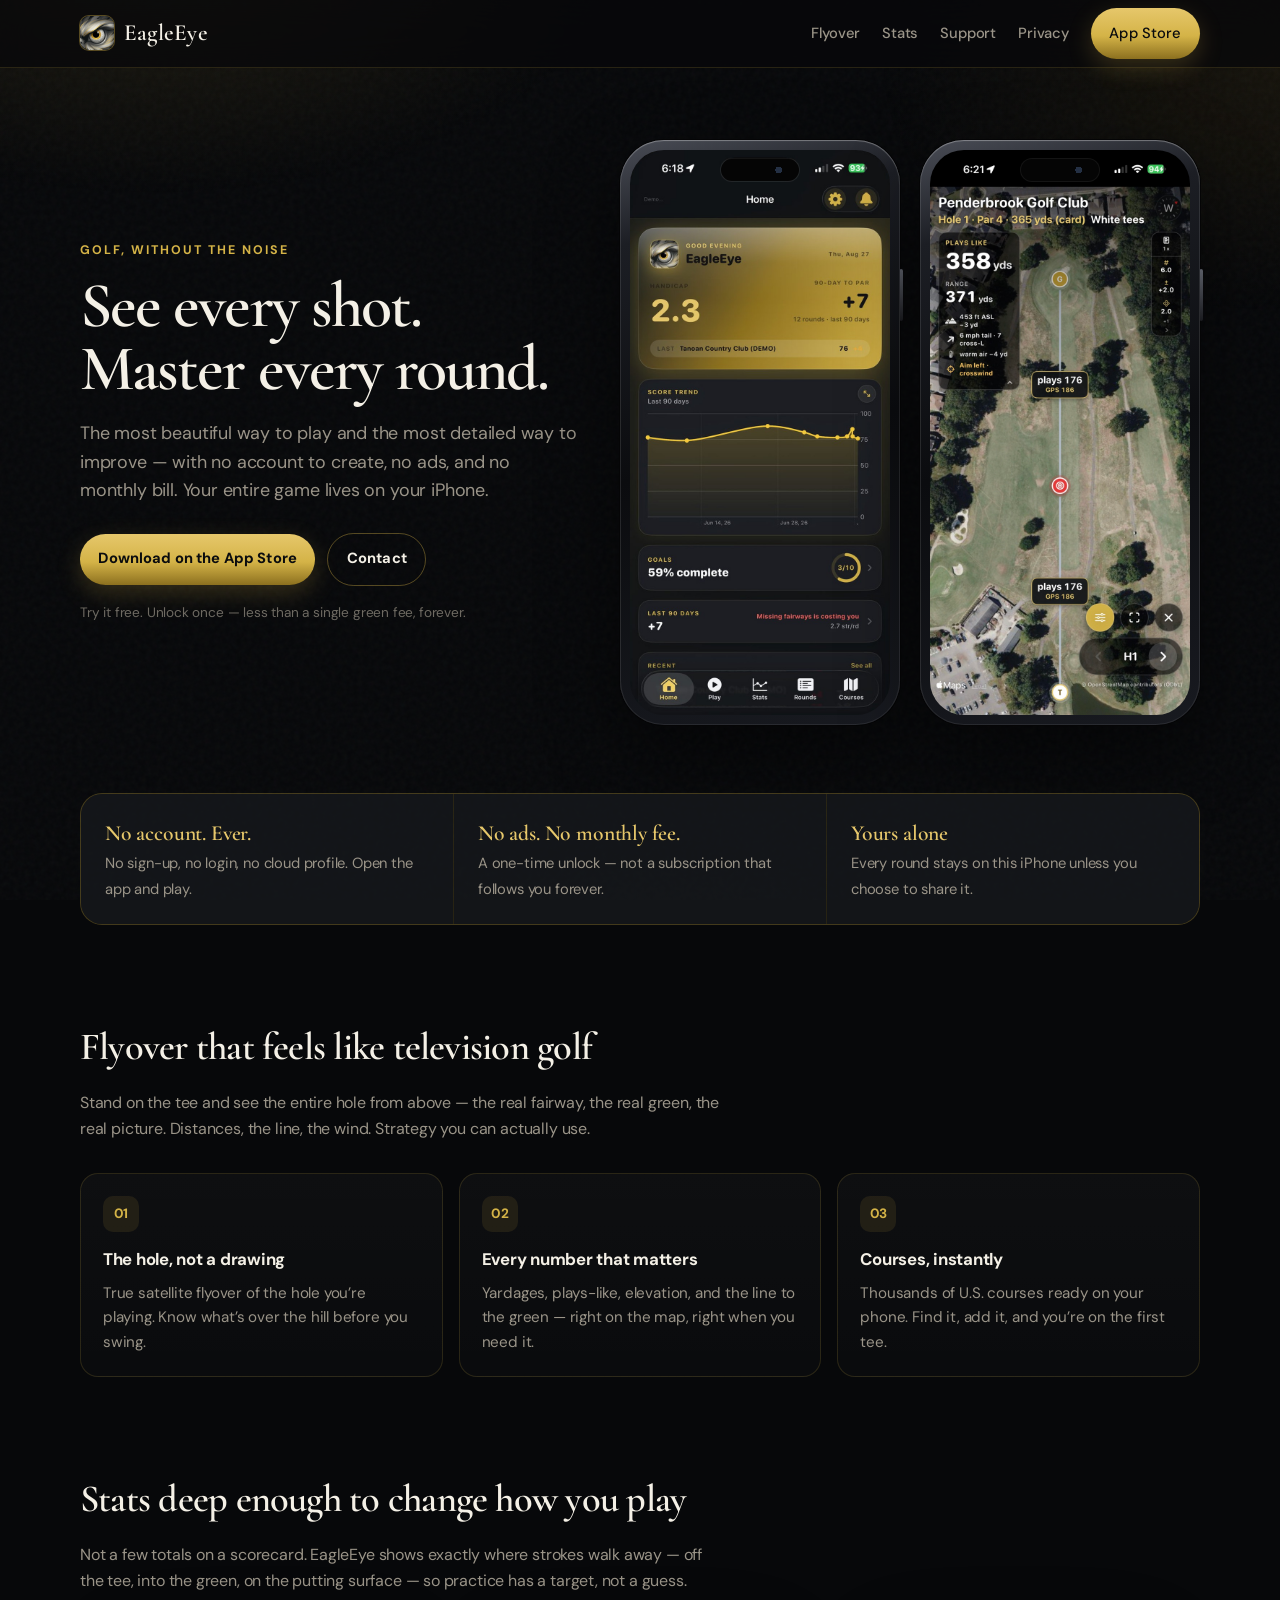
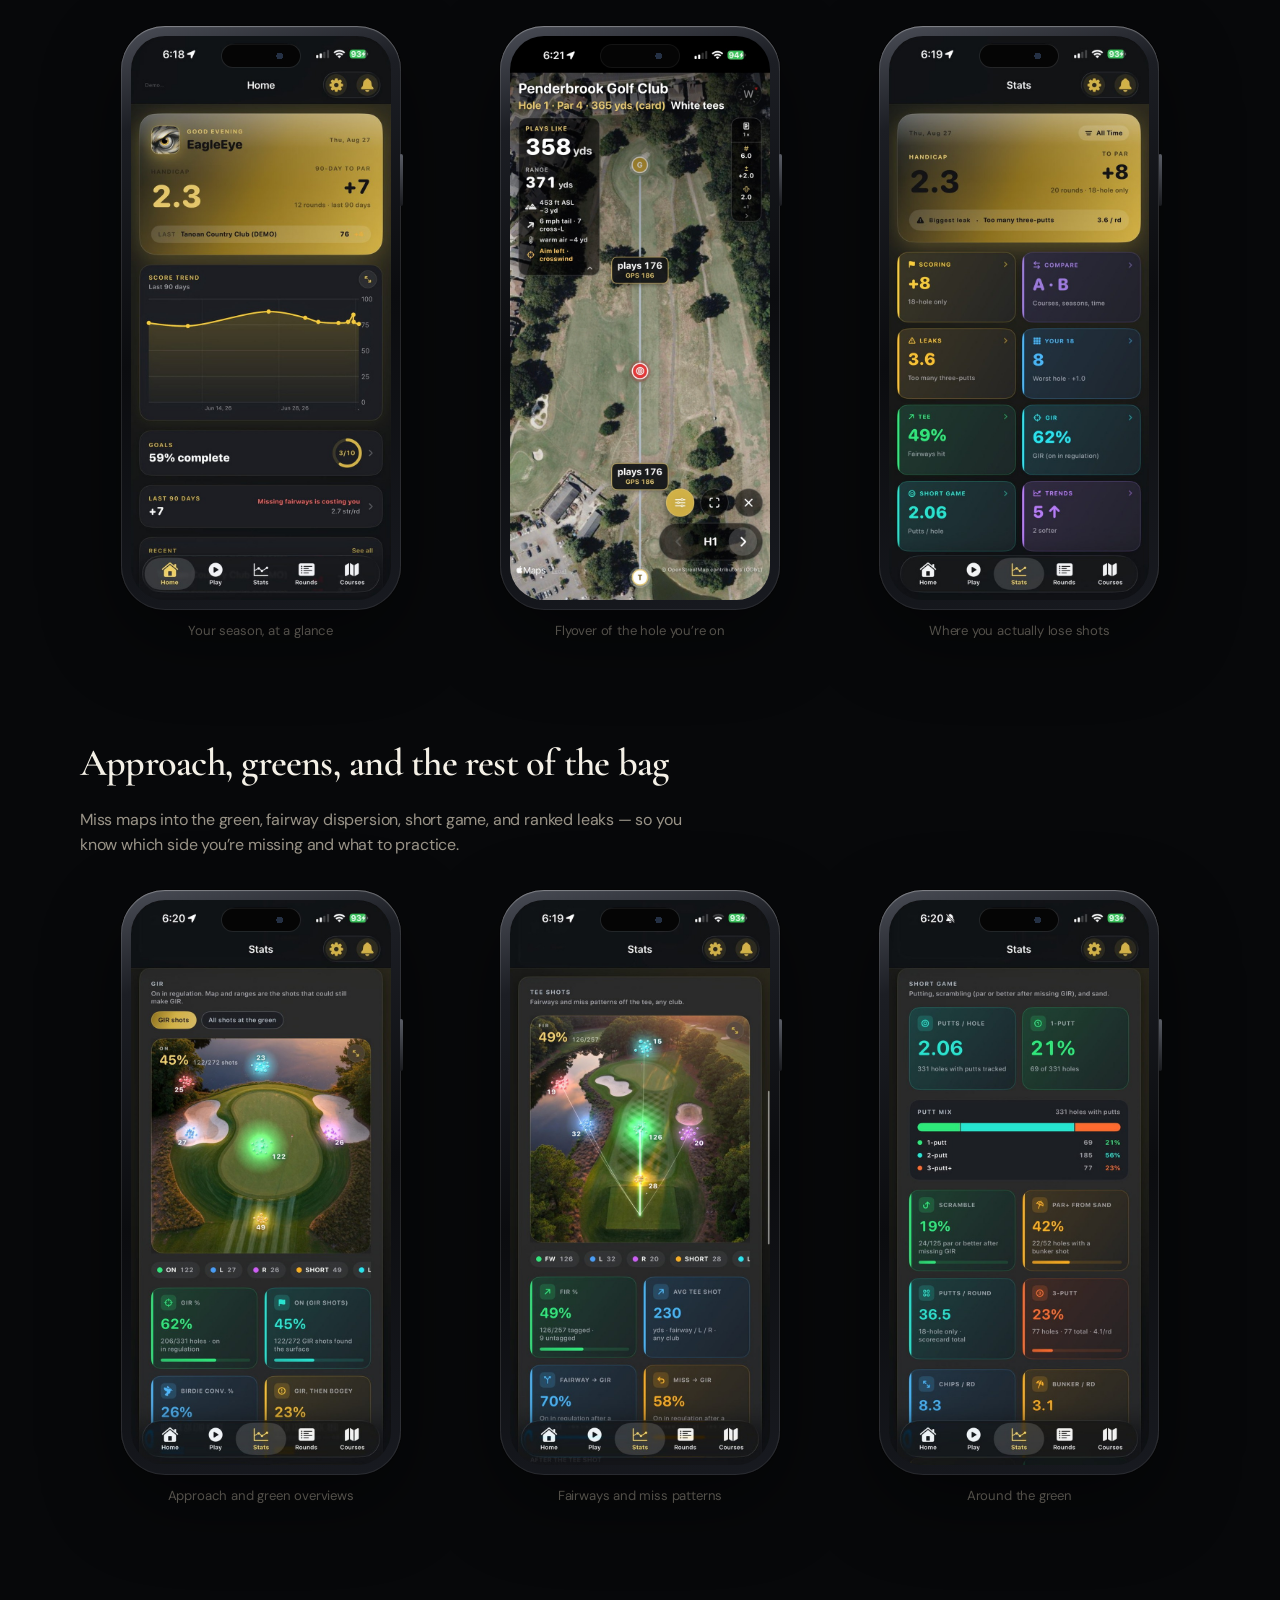
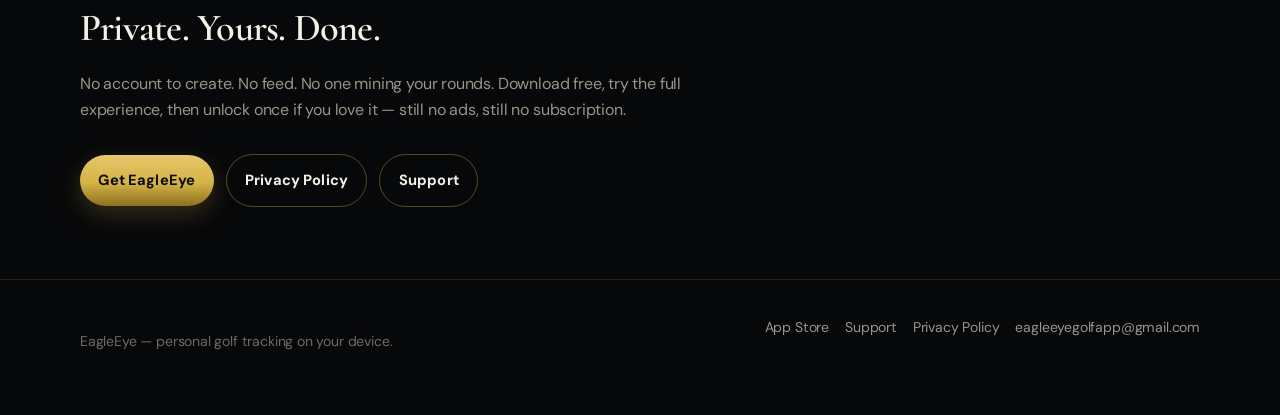
<file: index.html>
<!DOCTYPE html>
<html lang="en">
<head>
  <meta charset="utf-8" />
  <meta name="viewport" content="width=device-width, initial-scale=1" />
  <title>EagleEye — See every shot. Master every round.</title>
  <meta name="description" content="The golf app with no account, no ads, and no monthly fee. Satellite flyover of every hole, approach and green maps, and the deepest stats on iPhone — your game stays on your phone." />
  <link rel="canonical" href="https://eagleeyegolfapp.github.io/EagleEye/" />
  <meta property="og:title" content="EagleEye — See every shot. Master every round." />
  <meta property="og:description" content="No account. No ads. No subscription. Satellite flyover, approach maps, and tour-level stats, on your iPhone." />
  <meta property="og:image" content="https://eagleeyegolfapp.github.io/EagleEye/assets/og-logo.jpg" />
  <meta property="og:image:width" content="1200" />
  <meta property="og:image:height" content="630" />
  <meta property="og:image:alt" content="EagleEye app logo" />
  <meta property="og:type" content="website" />
  <meta property="og:url" content="https://eagleeyegolfapp.github.io/EagleEye/" />
  <meta name="twitter:card" content="summary_large_image" />
  <meta name="twitter:image" content="https://eagleeyegolfapp.github.io/EagleEye/assets/og-logo.jpg" />
  <meta name="theme-color" content="#07080a" />
  <link rel="icon" type="image/png" href="assets/favicon-32.png" />
  <link rel="apple-touch-icon" href="assets/apple-touch-icon.png" />
  <link rel="preconnect" href="https://fonts.googleapis.com" />
  <link rel="preconnect" href="https://fonts.gstatic.com" crossorigin />
  <link href="https://fonts.googleapis.com/css2?family=Cormorant+Garamond:wght@600;700&amp;family=DM+Sans:ital,opsz,wght@0,9..40,400;0,9..40,500;0,9..40,700;1,9..40,400&amp;display=swap" rel="stylesheet" />
  <link rel="stylesheet" href="assets/site.css?v=fit3" />
  <script type="application/ld+json">
  {"@context":"https://schema.org","@type":"SoftwareApplication","name":"EagleEye","operatingSystem":"iOS","applicationCategory":"SportsApplication","offers":{"@type":"Offer","price":"0","priceCurrency":"USD"},"url":"https://apps.apple.com/app/id6793305657"}
  </script>
</head>
<body>
  <header class="site-header">
    <div class="wrap">
      <a class="brand" href="index.html">
        <img src="assets/icon.png" width="34" height="34" alt="" />
        <span>EagleEye</span>
      </a>
      <nav class="nav" aria-label="Primary">
        <a class="hide-sm" href="index.html#flyover">Flyover</a>
        <a class="hide-sm" href="index.html#stats">Stats</a>
        <a href="support.html">Support</a>
        <a href="privacy.html">Privacy</a>
        <a class="btn" href="https://apps.apple.com/app/id6793305657">App Store</a>
      </nav>
    </div>
  </header>

  <main>
    <section class="wrap hero">
      <div>
        <p class="kicker">Golf, without the noise</p>
        <h1>See every shot.<br />Master every round.</h1>
        <p class="lede">
          The most beautiful way to play and the most detailed way to improve —
          with no account to create, no ads, and no monthly bill.
          Your entire game lives on your iPhone.
        </p>
        <div class="cta-row">
          <a class="btn" href="https://apps.apple.com/app/id6793305657">Download on the App Store</a>
          <a class="btn btn-ghost" href="mailto:eagleeyegolfapp@gmail.com">Contact</a>
        </div>
        <p class="fine">Try it free. Unlock once — less than a single green fee, forever.</p>
      </div>
      <div class="phones" aria-hidden="false">
        <div class="device back">
          <img src="assets/ui-home.jpg" alt="EagleEye home" width="720" height="1564" />
        </div>
        <div class="device front">
          <img src="assets/ui-flyover.jpg?v=penderbrook" alt="EagleEye satellite flyover of a golf hole" width="720" height="1564" />
        </div>
      </div>
    </section>

    <div class="wrap">
      <div class="proof">
        <div><strong>No account. Ever.</strong><span>No sign-up, no login, no cloud profile. Open the app and play.</span></div>
        <div><strong>No ads. No monthly fee.</strong><span>A one-time unlock — not a subscription that follows you forever.</span></div>
        <div><strong>Yours alone</strong><span>Every round stays on this iPhone unless you choose to share it.</span></div>
      </div>
    </div>

    <section class="wrap section" id="flyover">
      <h2>Flyover that feels like television golf</h2>
      <p class="intro">Stand on the tee and see the entire hole from above — the real fairway, the real green, the real picture. Distances, the line, the wind. Strategy you can actually use.</p>
      <div class="grid-3">
        <article class="card">
          <div class="icon-dot">01</div>
          <h3>The hole, not a drawing</h3>
          <p>True satellite flyover of the hole you’re playing. Know what’s over the hill before you swing.</p>
        </article>
        <article class="card">
          <div class="icon-dot">02</div>
          <h3>Every number that matters</h3>
          <p>Yardages, plays-like, elevation, and the line to the green — right on the map, right when you need it.</p>
        </article>
        <article class="card">
          <div class="icon-dot">03</div>
          <h3>Courses, instantly</h3>
          <p>Thousands of U.S. courses ready on your phone. Find it, add it, and you’re on the first tee.</p>
        </article>
      </div>
    </section>

    <section class="wrap section" id="stats">
      <h2>Stats deep enough to change how you play</h2>
      <p class="intro">Not a few totals on a scorecard. EagleEye shows exactly where strokes walk away — off the tee, into the green, on the putting surface — so practice has a target, not a guess.</p>
      <div class="shots">
        <figure>
          <div class="device">
            <img src="assets/ui-home.jpg" alt="EagleEye home dashboard" width="720" height="1564" />
          </div>
          <figcaption>Your season, at a glance</figcaption>
        </figure>
        <figure>
          <div class="device">
            <img src="assets/ui-flyover.jpg?v=penderbrook" alt="EagleEye hole flyover" width="720" height="1564" />
          </div>
          <figcaption>Flyover of the hole you’re on</figcaption>
        </figure>
        <figure>
          <div class="device">
            <img src="assets/ui-stats.jpg" alt="EagleEye stroke analysis" width="720" height="1564" />
          </div>
          <figcaption>Where you actually lose shots</figcaption>
        </figure>
      </div>
    </section>

    <section class="wrap section" id="game">
      <h2>Approach, greens, and the rest of the bag</h2>
      <p class="intro">Miss maps into the green, fairway dispersion, short game, and ranked leaks — so you know which side you’re missing and what to practice.</p>
      <div class="shots">
        <figure>
          <div class="device">
            <img src="assets/ui-approach.jpg" alt="EagleEye approach and green overview" width="720" height="1564" />
          </div>
          <figcaption>Approach and green overviews</figcaption>
        </figure>
        <figure>
          <div class="device">
            <img src="assets/ui-fairways.jpg" alt="EagleEye tee-shot dispersion" width="720" height="1564" />
          </div>
          <figcaption>Fairways and miss patterns</figcaption>
        </figure>
        <figure>
          <div class="device">
            <img src="assets/ui-shortgame.jpg" alt="EagleEye short game stats" width="720" height="1564" />
          </div>
          <figcaption>Around the green</figcaption>
        </figure>
      </div>
    </section>

    <section class="wrap section">
      <h2>Private. Yours. Done.</h2>
      <p class="intro">No account to create. No feed. No one mining your rounds. Download free, try the full experience, then unlock once if you love it — still no ads, still no subscription.</p>
      <div class="cta-row">
        <a class="btn" href="https://apps.apple.com/app/id6793305657">Get EagleEye</a>
        <a class="btn btn-ghost" href="privacy.html">Privacy Policy</a>
        <a class="btn btn-ghost" href="support.html">Support</a>
      </div>
    </section>
  </main>

  <footer class="site-footer">
    <div class="wrap">
      <p>EagleEye — personal golf tracking on your device.</p>
      <nav>
        <a href="https://apps.apple.com/app/id6793305657">App Store</a>
        <a href="support.html">Support</a>
        <a href="privacy.html">Privacy Policy</a>
        <a href="mailto:eagleeyegolfapp@gmail.com">eagleeyegolfapp@gmail.com</a>
      </nav>
    </div>
  </footer>
</body>
</html>
</file>
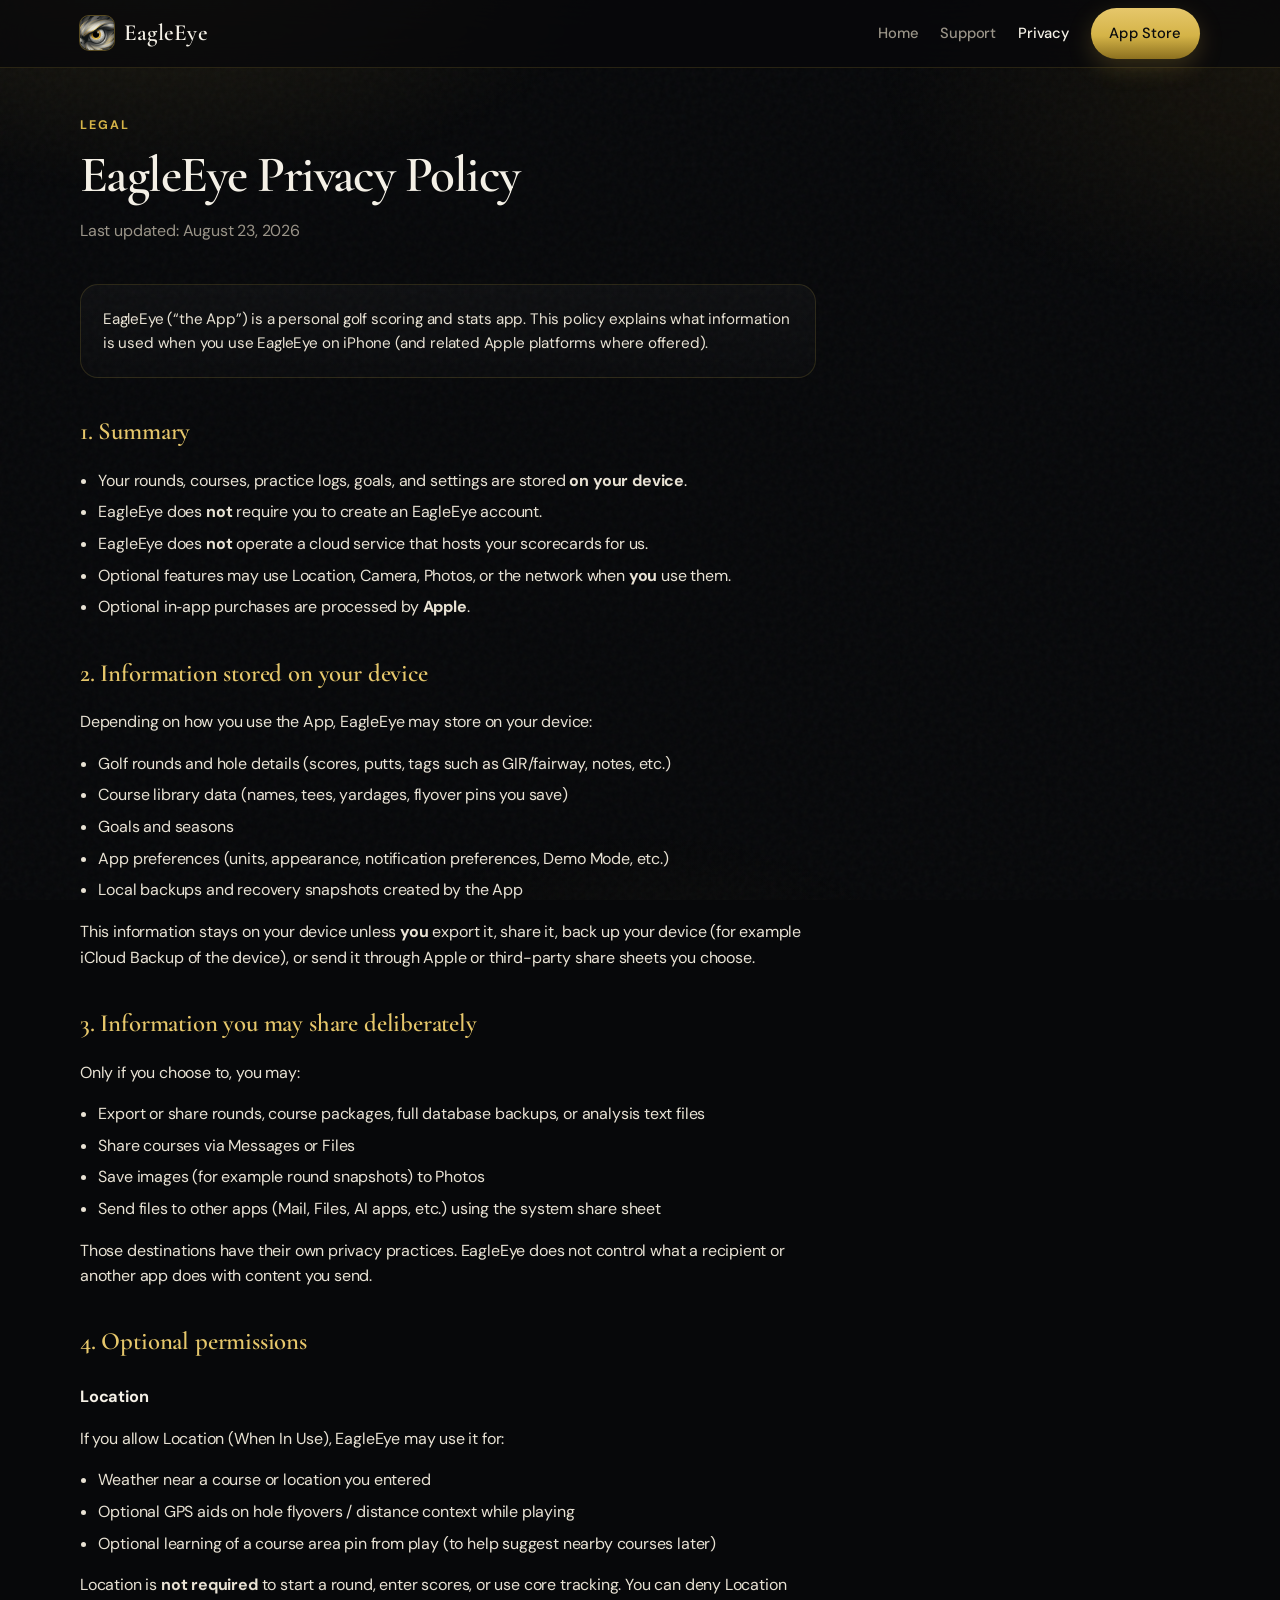
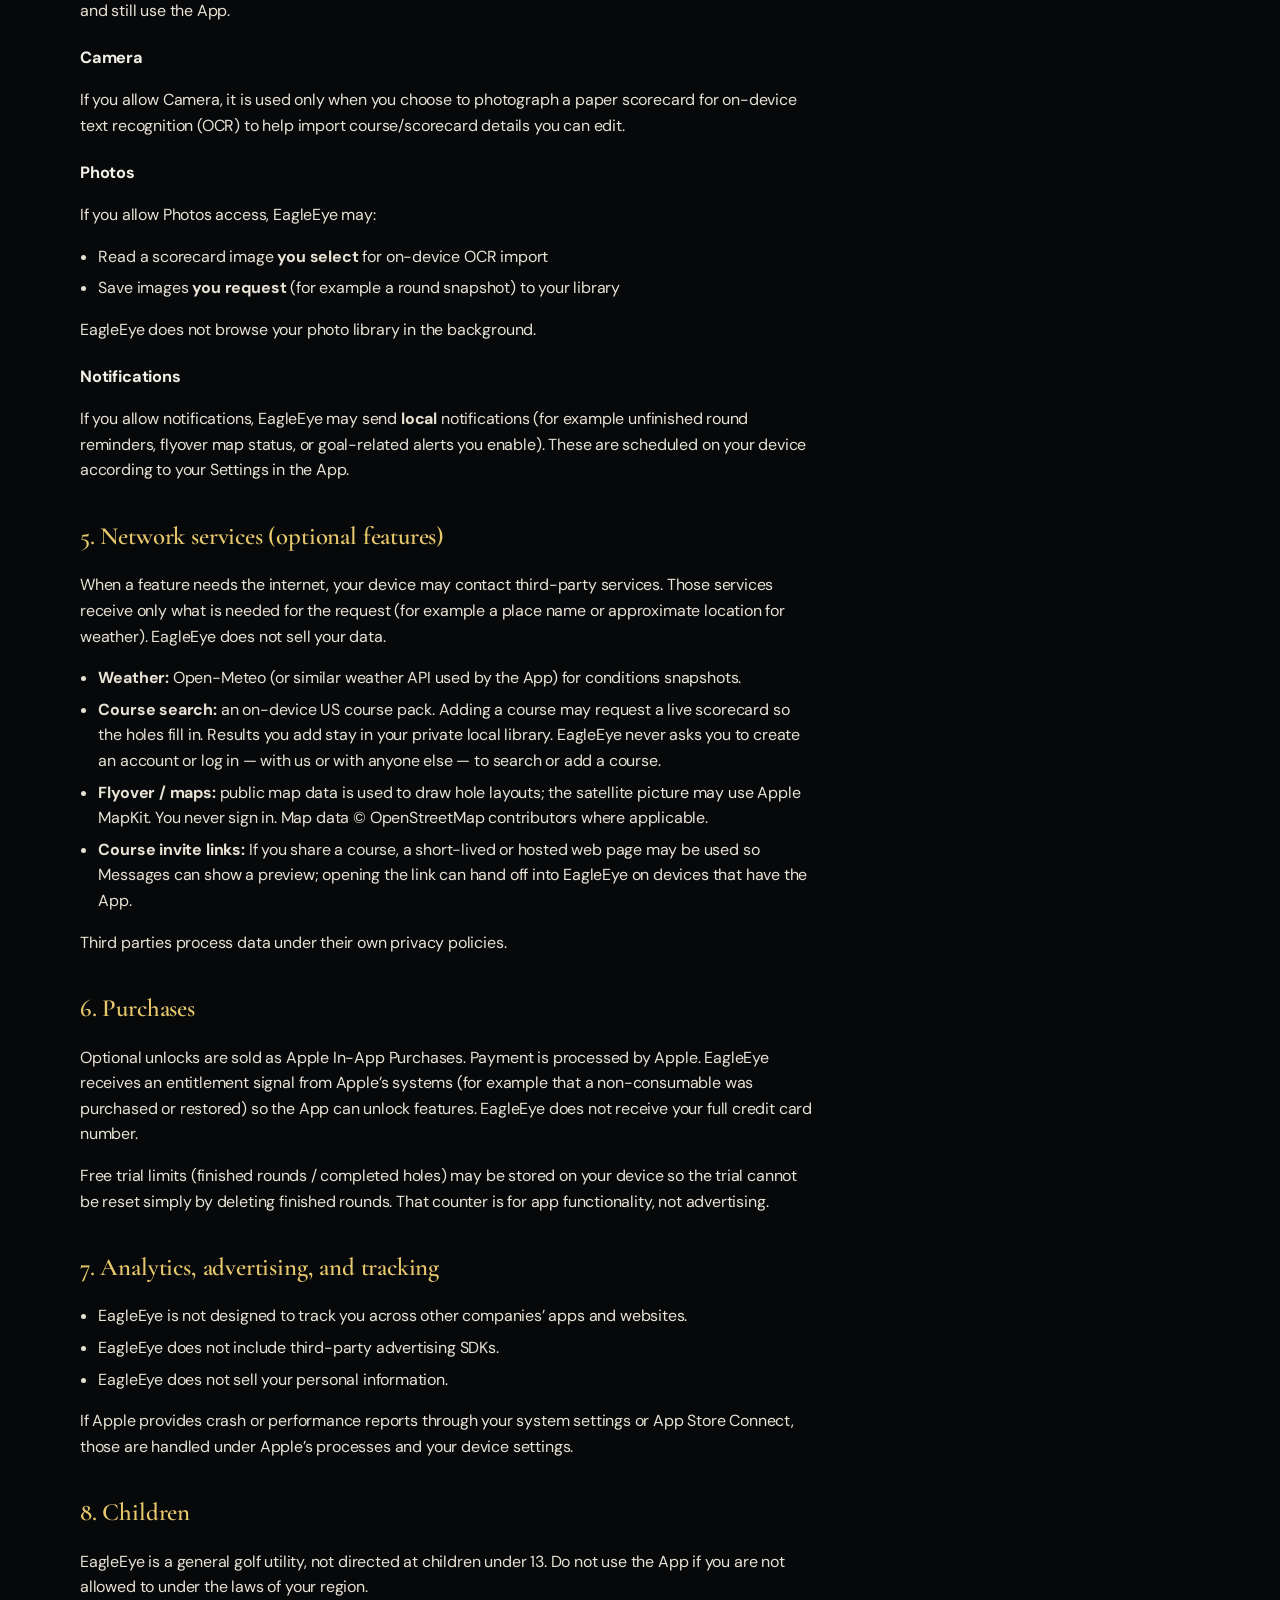
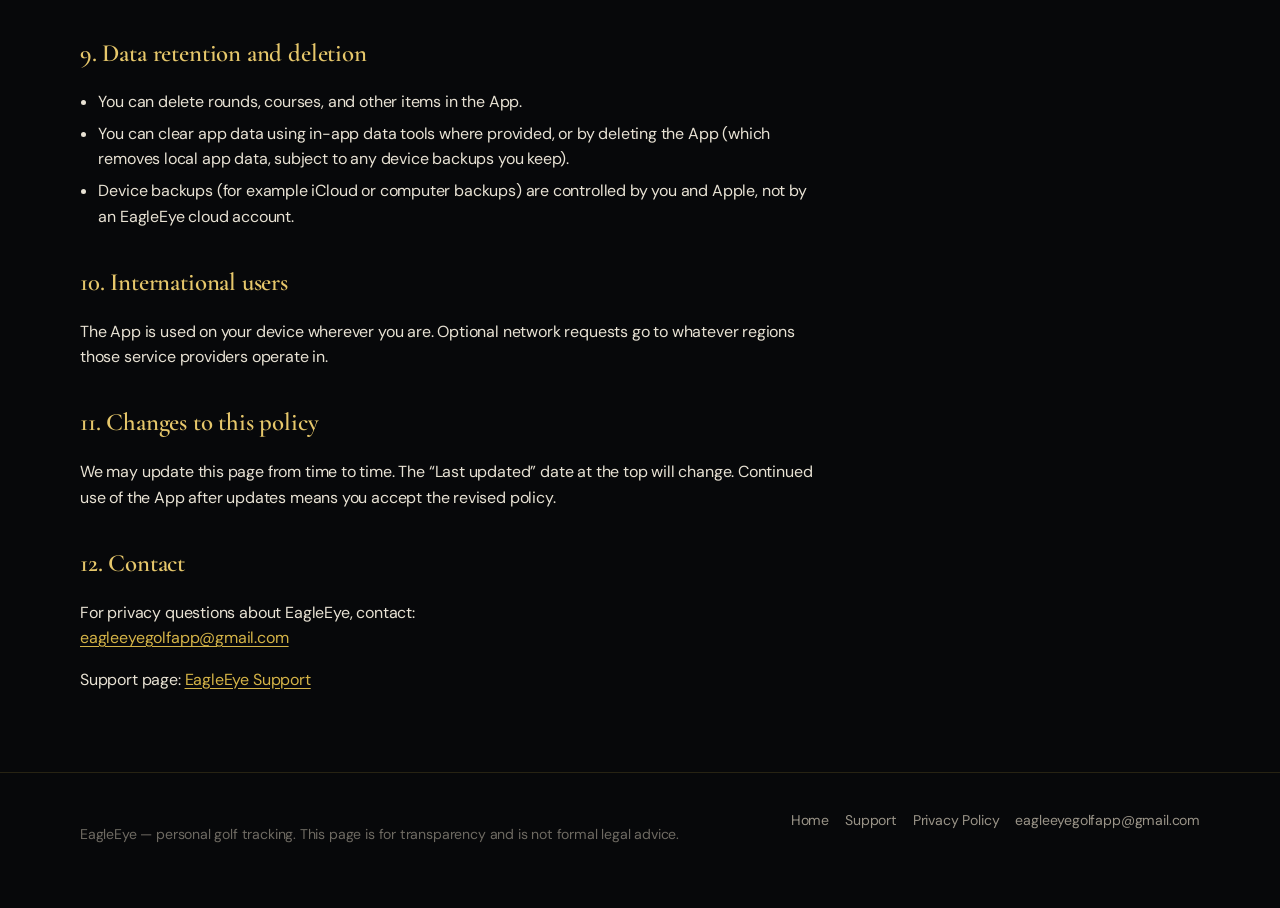
<file: privacy.html>
<!DOCTYPE html>
<html lang="en">
<head>
  <meta charset="utf-8" />
  <meta name="viewport" content="width=device-width, initial-scale=1" />
  <title>EagleEye — Privacy Policy</title>
  <meta name="description" content="Privacy Policy for the EagleEye golf app." />
  <link rel="canonical" href="https://eagleeyegolfapp.github.io/EagleEye/privacy.html" />
  <meta property="og:title" content="EagleEye — Privacy Policy" />
  <meta property="og:description" content="Privacy Policy for the EagleEye golf app." />
  <meta property="og:image" content="https://eagleeyegolfapp.github.io/EagleEye/assets/og-logo.jpg" />
  <meta property="og:image:width" content="1200" />
  <meta property="og:image:height" content="630" />
  <meta property="og:image:alt" content="EagleEye app logo" />
  <meta property="og:type" content="website" />
  <meta name="twitter:card" content="summary_large_image" />
  <meta name="twitter:image" content="https://eagleeyegolfapp.github.io/EagleEye/assets/og-logo.jpg" />
  <meta name="theme-color" content="#07080a" />
  <link rel="icon" type="image/png" href="assets/favicon-32.png" />
  <link rel="apple-touch-icon" href="assets/apple-touch-icon.png" />
  <link rel="preconnect" href="https://fonts.googleapis.com" />
  <link rel="preconnect" href="https://fonts.gstatic.com" crossorigin />
  <link href="https://fonts.googleapis.com/css2?family=Cormorant+Garamond:wght@600;700&amp;family=DM+Sans:ital,opsz,wght@0,9..40,400;0,9..40,500;0,9..40,700;1,9..40,400&amp;display=swap" rel="stylesheet" />
  <link rel="stylesheet" href="assets/site.css?v=iphone" />
</head>
<body>
  <header class="site-header">
    <div class="wrap">
      <a class="brand" href="index.html">
        <img src="assets/icon.png" width="34" height="34" alt="" />
        <span>EagleEye</span>
      </a>
      <nav class="nav" aria-label="Primary">
        <a href="index.html">Home</a>
        <a href="support.html">Support</a>
        <a href="privacy.html" aria-current="page">Privacy</a>
        <a class="btn" href="https://apps.apple.com/app/id6793305657">App Store</a>
      </nav>
    </div>
  </header>

  <main class="wrap">
    <header class="legal-hero">
      <p class="kicker">Legal</p>
      <h1>EagleEye Privacy Policy</h1>
      <p class="meta">Last updated: August 23, 2026</p>
    </header>

    <article class="legal">
      <div class="card" style="margin-bottom: 1.5rem">
        <p style="margin:0">
          EagleEye (“the App”) is a personal golf scoring and stats app.
          This policy explains what information is used when you use EagleEye
          on iPhone (and related Apple platforms where offered).
        </p>
      </div>

      <h2>1. Summary</h2>
      <ul>
        <li>Your rounds, courses, practice logs, goals, and settings are stored <strong>on your device</strong>.</li>
        <li>EagleEye does <strong>not</strong> require you to create an EagleEye account.</li>
        <li>EagleEye does <strong>not</strong> operate a cloud service that hosts your scorecards for us.</li>
        <li>Optional features may use Location, Camera, Photos, or the network when <strong>you</strong> use them.</li>
        <li>Optional in‑app purchases are processed by <strong>Apple</strong>.</li>
      </ul>

      <h2>2. Information stored on your device</h2>
      <p>Depending on how you use the App, EagleEye may store on your device:</p>
      <ul>
        <li>Golf rounds and hole details (scores, putts, tags such as GIR/fairway, notes, etc.)</li>
        <li>Course library data (names, tees, yardages, flyover pins you save)</li>
        <li>Goals and seasons</li>
        <li>App preferences (units, appearance, notification preferences, Demo Mode, etc.)</li>
        <li>Local backups and recovery snapshots created by the App</li>
      </ul>
      <p>
        This information stays on your device unless <strong>you</strong> export it, share it,
        back up your device (for example iCloud Backup of the device), or send it through
        Apple or third-party share sheets you choose.
      </p>

      <h2>3. Information you may share deliberately</h2>
      <p>Only if you choose to, you may:</p>
      <ul>
        <li>Export or share rounds, course packages, full database backups, or analysis text files</li>
        <li>Share courses via Messages or Files</li>
        <li>Save images (for example round snapshots) to Photos</li>
        <li>Send files to other apps (Mail, Files, AI apps, etc.) using the system share sheet</li>
      </ul>
      <p>
        Those destinations have their own privacy practices. EagleEye does not control
        what a recipient or another app does with content you send.
      </p>

      <h2>4. Optional permissions</h2>

      <h3>Location</h3>
      <p>
        If you allow Location (When In Use), EagleEye may use it for:
      </p>
      <ul>
        <li>Weather near a course or location you entered</li>
        <li>Optional GPS aids on hole flyovers / distance context while playing</li>
        <li>Optional learning of a course area pin from play (to help suggest nearby courses later)</li>
      </ul>
      <p>
        Location is <strong>not required</strong> to start a round, enter scores, or use core tracking.
        You can deny Location and still use the App.
      </p>

      <h3>Camera</h3>
      <p>
        If you allow Camera, it is used only when you choose to photograph a paper scorecard
        for on-device text recognition (OCR) to help import course/scorecard details you can edit.
      </p>

      <h3>Photos</h3>
      <p>If you allow Photos access, EagleEye may:</p>
      <ul>
        <li>Read a scorecard image <strong>you select</strong> for on-device OCR import</li>
        <li>Save images <strong>you request</strong> (for example a round snapshot) to your library</li>
      </ul>
      <p>EagleEye does not browse your photo library in the background.</p>

      <h3>Notifications</h3>
      <p>
        If you allow notifications, EagleEye may send <strong>local</strong> notifications
        (for example unfinished round reminders, flyover map status, or goal-related alerts you enable).
        These are scheduled on your device according to your Settings in the App.
      </p>

      <h2>5. Network services (optional features)</h2>
      <p>
        When a feature needs the internet, your device may contact third-party services.
        Those services receive only what is needed for the request (for example a place name
        or approximate location for weather). EagleEye does not sell your data.
      </p>
      <ul>
        <li><strong>Weather:</strong> Open-Meteo (or similar weather API used by the App) for conditions snapshots.</li>
        <li><strong>Course search:</strong> an on-device US course pack. Adding a course may request a live scorecard so the holes fill in. Results you add stay in your private local library. EagleEye never asks you to create an account or log in — with us or with anyone else — to search or add a course.</li>
        <li><strong>Flyover / maps:</strong> public map data is used to draw hole layouts; the satellite picture may use Apple MapKit. You never sign in. Map data © OpenStreetMap contributors where applicable.</li>
        <li><strong>Course invite links:</strong> If you share a course, a short-lived or hosted web page may be used so Messages can show a preview; opening the link can hand off into EagleEye on devices that have the App.</li>
      </ul>
      <p>Third parties process data under their own privacy policies.</p>

      <h2>6. Purchases</h2>
      <p>
        Optional unlocks are sold as Apple In-App Purchases. Payment is processed by Apple.
        EagleEye receives an entitlement signal from Apple’s systems (for example that a
        non-consumable was purchased or restored) so the App can unlock features.
        EagleEye does not receive your full credit card number.
      </p>
      <p>
        Free trial limits (finished rounds / completed holes) may be stored on your device
        so the trial cannot be reset simply by deleting finished rounds. That counter is for
        app functionality, not advertising.
      </p>

      <h2>7. Analytics, advertising, and tracking</h2>
      <ul>
        <li>EagleEye is not designed to track you across other companies’ apps and websites.</li>
        <li>EagleEye does not include third-party advertising SDKs.</li>
        <li>EagleEye does not sell your personal information.</li>
      </ul>
      <p>
        If Apple provides crash or performance reports through your system settings or
        App Store Connect, those are handled under Apple’s processes and your device settings.
      </p>

      <h2>8. Children</h2>
      <p>
        EagleEye is a general golf utility, not directed at children under 13.
        Do not use the App if you are not allowed to under the laws of your region.
      </p>

      <h2>9. Data retention and deletion</h2>
      <ul>
        <li>You can delete rounds, courses, and other items in the App.</li>
        <li>You can clear app data using in-app data tools where provided, or by deleting the App (which removes local app data, subject to any device backups you keep).</li>
        <li>Device backups (for example iCloud or computer backups) are controlled by you and Apple, not by an EagleEye cloud account.</li>
      </ul>

      <h2>10. International users</h2>
      <p>
        The App is used on your device wherever you are. Optional network requests go to
        whatever regions those service providers operate in.
      </p>

      <h2>11. Changes to this policy</h2>
      <p>
        We may update this page from time to time. The “Last updated” date at the top will change.
        Continued use of the App after updates means you accept the revised policy.
      </p>

      <h2>12. Contact</h2>
      <p>
        For privacy questions about EagleEye, contact:
        <br />
        <a href="mailto:eagleeyegolfapp@gmail.com">eagleeyegolfapp@gmail.com</a>
      </p>
      <p>
        Support page:
        <a href="support.html">EagleEye Support</a>
      </p>
    </article>
  </main>

  <footer class="site-footer">
    <div class="wrap">
      <p>EagleEye — personal golf tracking. This page is for transparency and is not formal legal advice.</p>
      <nav>
        <a href="index.html">Home</a>
        <a href="support.html">Support</a>
        <a href="privacy.html">Privacy Policy</a>
        <a href="mailto:eagleeyegolfapp@gmail.com">eagleeyegolfapp@gmail.com</a>
      </nav>
    </div>
  </footer>
</body>
</html>
</file>
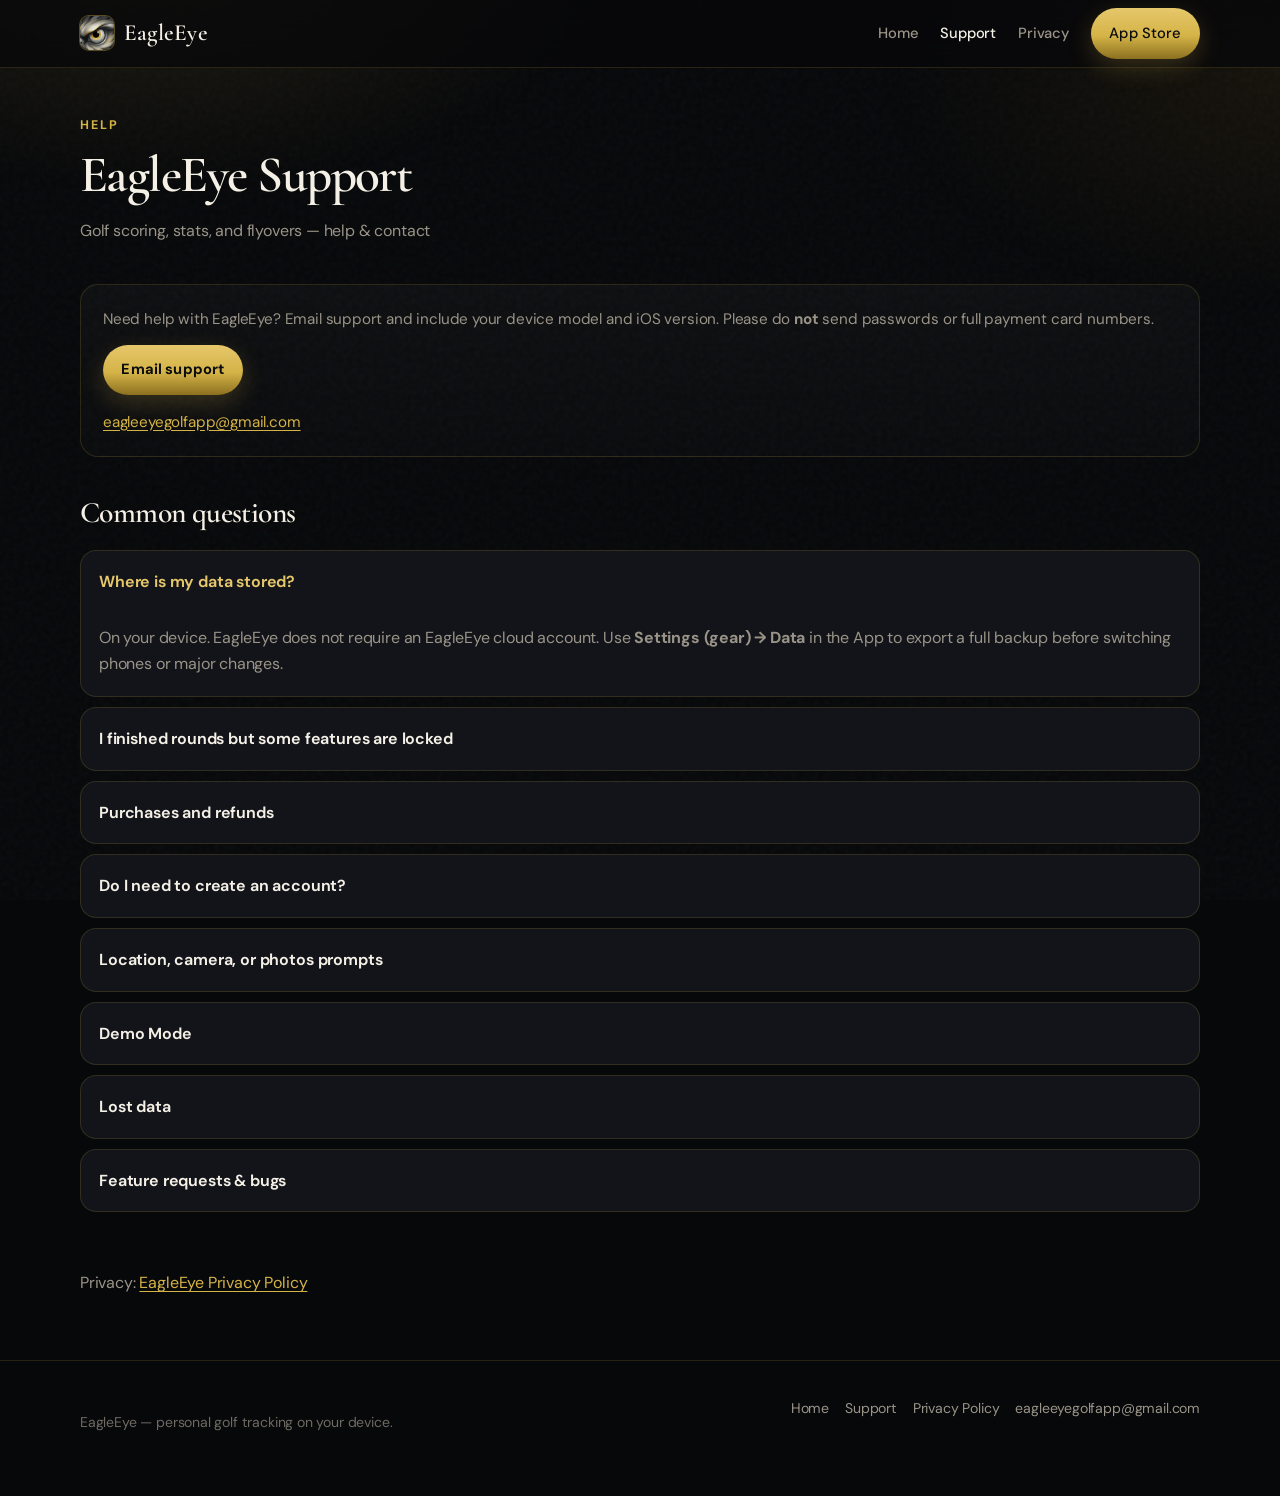
<file: support.html>
<!DOCTYPE html>
<html lang="en">
<head>
  <meta charset="utf-8" />
  <meta name="viewport" content="width=device-width, initial-scale=1" />
  <title>EagleEye — Support</title>
  <meta name="description" content="Support for the EagleEye golf app." />
  <link rel="canonical" href="https://eagleeyegolfapp.github.io/EagleEye/support.html" />
  <meta property="og:title" content="EagleEye — Support" />
  <meta property="og:description" content="Support for the EagleEye golf app." />
  <meta property="og:image" content="https://eagleeyegolfapp.github.io/EagleEye/assets/og-logo.jpg" />
  <meta property="og:image:width" content="1200" />
  <meta property="og:image:height" content="630" />
  <meta property="og:image:alt" content="EagleEye app logo" />
  <meta property="og:type" content="website" />
  <meta name="twitter:card" content="summary_large_image" />
  <meta name="twitter:image" content="https://eagleeyegolfapp.github.io/EagleEye/assets/og-logo.jpg" />
  <meta name="theme-color" content="#07080a" />
  <link rel="icon" type="image/png" href="assets/favicon-32.png" />
  <link rel="apple-touch-icon" href="assets/apple-touch-icon.png" />
  <link rel="preconnect" href="https://fonts.googleapis.com" />
  <link rel="preconnect" href="https://fonts.gstatic.com" crossorigin />
  <link href="https://fonts.googleapis.com/css2?family=Cormorant+Garamond:wght@600;700&amp;family=DM+Sans:ital,opsz,wght@0,9..40,400;0,9..40,500;0,9..40,700;1,9..40,400&amp;display=swap" rel="stylesheet" />
  <link rel="stylesheet" href="assets/site.css?v=iphone" />
</head>
<body>
  <header class="site-header">
    <div class="wrap">
      <a class="brand" href="index.html">
        <img src="assets/icon.png" width="34" height="34" alt="" />
        <span>EagleEye</span>
      </a>
      <nav class="nav" aria-label="Primary">
        <a href="index.html">Home</a>
        <a href="support.html" aria-current="page">Support</a>
        <a href="privacy.html">Privacy</a>
        <a class="btn" href="https://apps.apple.com/app/id6793305657">App Store</a>
      </nav>
    </div>
  </header>

  <main class="wrap">
    <header class="page-hero">
      <p class="kicker">Help</p>
      <h1>EagleEye Support</h1>
      <p class="meta">Golf scoring, stats, and flyovers — help &amp; contact</p>
    </header>

    <div class="card" style="margin-bottom: 2rem">
      <p style="margin:0 0 0.85rem">
        Need help with EagleEye? Email support and include your device model and iOS version.
        Please do <strong>not</strong> send passwords or full payment card numbers.
      </p>
      <a class="btn" href="mailto:eagleeyegolfapp@gmail.com?subject=EagleEye%20Support">Email support</a>
      <p class="meta" style="margin:0.9rem 0 0">
        <a href="mailto:eagleeyegolfapp@gmail.com">eagleeyegolfapp@gmail.com</a>
      </p>
    </div>

    <h2 style="font-family:var(--display);font-size:1.85rem;font-weight:600;margin:0 0 14px;letter-spacing:-0.02em">Common questions</h2>
    <div class="faq" style="padding-bottom: 48px">
      <details open>
        <summary>Where is my data stored?</summary>
        <p>
          On your device. EagleEye does not require an EagleEye cloud account.
          Use <strong>Settings (gear) → Data</strong> in the App to export a full backup
          before switching phones or major changes.
        </p>
      </details>

      <details>
        <summary>I finished rounds but some features are locked</summary>
        <p>
          EagleEye includes a free trial of <strong>3 finished rounds or 60 completed holes</strong>
          (whichever comes first). Deleted finished rounds still count toward the trial.
          After the trial, advanced features (for example deep stats, flyover, goals)
          require a one-time unlock via Apple In-App Purchase. Scoring a round still works while locked;
          your data remains on the device.
          Use <strong>Restore Purchases</strong> on the unlock screen if you already bought on this Apple ID.
        </p>
      </details>

      <details>
        <summary>Purchases and refunds</summary>
        <p>
          Payments are handled by Apple. For billing or refunds, use your Apple ID
          purchase history / Apple Support. We cannot refund charges directly outside Apple’s process.
        </p>
      </details>

      <details>
        <summary>Do I need to create an account?</summary>
        <p>
          No. EagleEye has no sign-up and no login — not with us, and not with any map or course service.
          Open the app and play. Flyover and course search work without an account of any kind.
        </p>
      </details>

      <details>
        <summary>Location, camera, or photos prompts</summary>
        <ul>
          <li><strong>Location</strong> — optional (weather / flyover GPS). Not required to score.</li>
          <li><strong>Camera / Photos</strong> — optional (scorecard scan or saving images you request).</li>
        </ul>
        <p>Change access anytime in iOS Settings → EagleEye.</p>
      </details>

      <details>
        <summary>Demo Mode</summary>
        <p>
          Settings can load sample data so the App isn’t empty.
          Turning Demo Mode off removes sample (demo-tagged) content and keeps your real rounds.
        </p>
      </details>

      <details>
        <summary>Lost data</summary>
        <p>If something looks missing:</p>
        <ul>
          <li>Confirm Demo Mode is not hiding your real rounds (Demo Mode shows sample data only).</li>
          <li>Check Data &amp; Backup for exports you made earlier.</li>
          <li>Email support with what happened (update, reinstall, new phone) and we will try to help.</li>
        </ul>
      </details>

      <details>
        <summary>Feature requests &amp; bugs</summary>
        <p>
          Email is best. Include steps to reproduce, screenshots if useful, and whether
          the issue happens in Demo Mode or with real rounds.
        </p>
      </details>
    </div>

    <p style="margin: 0 0 64px; color: var(--muted)">
      Privacy:
      <a href="privacy.html">EagleEye Privacy Policy</a>
    </p>
  </main>

  <footer class="site-footer">
    <div class="wrap">
      <p>EagleEye — personal golf tracking on your device.</p>
      <nav>
        <a href="index.html">Home</a>
        <a href="support.html">Support</a>
        <a href="privacy.html">Privacy Policy</a>
        <a href="mailto:eagleeyegolfapp@gmail.com">eagleeyegolfapp@gmail.com</a>
      </nav>
    </div>
  </footer>
</body>
</html>
</file>
<file: assets/site.css>
:root {
  color-scheme: dark;
  --bg: #07080a;
  --bg-2: #0c0d10;
  --elev: #12141a;
  --fg: #f4f0e6;
  --muted: #9a9488;
  --dim: #6e6a62;
  --gold: #d4b347;
  --gold-soft: #e6c76b;
  --gold-deep: #8c701f;
  --line: rgba(212, 179, 71, 0.16);
  --line-strong: rgba(212, 179, 71, 0.38);
  --ink: #0b0c0e;
  --shadow: 0 28px 80px rgba(0, 0, 0, 0.45);
  --radius: 22px;
  --nav-h: 68px;
  --font: "DM Sans", ui-sans-serif, system-ui, -apple-system, "Segoe UI", sans-serif;
  --display: "Cormorant Garamond", "Times New Roman", serif;
}

*, *::before, *::after { box-sizing: border-box; }
html { scroll-behavior: smooth; }
html, body { margin: 0; min-height: 100%; }
body {
  font-family: var(--font);
  background: var(--bg);
  color: var(--fg);
  line-height: 1.6;
  letter-spacing: -0.011em;
  -webkit-font-smoothing: antialiased;
}

body::before {
  content: "";
  position: fixed;
  inset: 0;
  pointer-events: none;
  z-index: 0;
  background:
    radial-gradient(900px 520px at 12% -10%, rgba(212, 179, 71, 0.14), transparent 55%),
    radial-gradient(800px 480px at 100% 8%, rgba(90, 70, 20, 0.18), transparent 50%),
    radial-gradient(700px 500px at 50% 120%, rgba(212, 179, 71, 0.06), transparent 50%);
}
body::after {
  content: "";
  position: fixed;
  inset: 0;
  pointer-events: none;
  z-index: 0;
  opacity: 0.035;
  background-image: url("data:image/svg+xml,%3Csvg viewBox='0 0 200 200' xmlns='http://www.w3.org/2000/svg'%3E%3Cfilter id='n'%3E%3CfeTurbulence type='fractalNoise' baseFrequency='.85' numOctaves='4' stitchTiles='stitch'/%3E%3C/filter%3E%3Crect width='100%25' height='100%25' filter='url(%23n)'/%3E%3C/svg%3E");
}

img { max-width: 100%; height: auto; }
a { color: var(--gold); text-underline-offset: 3px; }
a:hover { color: var(--gold-soft); }
.wrap {
  width: min(1120px, calc(100% - 40px));
  margin: 0 auto;
  position: relative;
  z-index: 1;
}

.site-header {
  position: sticky;
  top: 0;
  z-index: 20;
  height: var(--nav-h);
  display: flex;
  align-items: center;
  backdrop-filter: blur(18px);
  -webkit-backdrop-filter: blur(18px);
  background: rgba(7, 8, 10, 0.72);
  border-bottom: 1px solid var(--line);
}
.site-header .wrap {
  display: flex;
  align-items: center;
  justify-content: space-between;
  gap: 16px;
  width: min(1120px, calc(100% - 32px));
}
.brand {
  display: flex;
  align-items: center;
  gap: 10px;
  text-decoration: none;
  color: var(--fg);
}
.brand img {
  width: 34px;
  height: 34px;
  border-radius: 9px;
  box-shadow: 0 0 0 1px var(--line-strong);
}
.brand span {
  font-family: var(--display);
  font-size: 1.45rem;
  font-weight: 600;
  letter-spacing: 0.01em;
}
.nav {
  display: flex;
  align-items: center;
  gap: 22px;
}
.nav a {
  color: var(--muted);
  text-decoration: none;
  font-size: 0.92rem;
  font-weight: 500;
}
.nav a:hover, .nav a[aria-current="page"] { color: var(--fg); }
.btn {
  display: inline-flex;
  align-items: center;
  justify-content: center;
  gap: 8px;
  padding: 0.85rem 1.15rem;
  border-radius: 999px;
  background: linear-gradient(180deg, var(--gold-soft), var(--gold) 55%, var(--gold-deep));
  color: var(--ink) !important;
  text-decoration: none !important;
  font-weight: 700;
  font-size: 0.92rem;
  letter-spacing: 0.01em;
  box-shadow: 0 8px 24px rgba(212, 179, 71, 0.22);
  border: 0;
}
.btn:hover { filter: brightness(1.06); color: var(--ink) !important; }
.btn-ghost {
  background: transparent;
  color: var(--fg) !important;
  box-shadow: none;
  border: 1px solid var(--line-strong);
}
.btn-ghost:hover { background: rgba(255,255,255,0.04); color: var(--fg) !important; }

.hero {
  padding: 72px 0 40px;
  display: grid;
  grid-template-columns: minmax(280px, 1fr) auto;
  gap: 40px;
  align-items: center;
}
.kicker {
  color: var(--gold);
  font-size: 0.78rem;
  font-weight: 700;
  letter-spacing: 0.16em;
  text-transform: uppercase;
  margin: 0 0 14px;
}
h1 {
  font-family: var(--display);
  font-weight: 600;
  font-size: clamp(2.6rem, 5vw, 4.4rem);
  line-height: 0.98;
  letter-spacing: -0.03em;
  margin: 0 0 18px;
}
.lede {
  font-size: 1.12rem;
  color: var(--muted);
  max-width: 38rem;
  margin: 0 0 28px;
}
.cta-row { display: flex; flex-wrap: wrap; gap: 12px; align-items: center; }
.fine {
  margin: 16px 0 0;
  color: var(--dim);
  font-size: 0.85rem;
}

.phones {
  display: flex;
  justify-content: center;
  align-items: flex-start;
  gap: 20px;
  position: relative;
}
.device {
  --bezel: 10px;
  --screen-radius: 34px;
  width: 280px;
  max-width: 100%;
  position: relative;
  border-radius: calc(var(--screen-radius) + var(--bezel));
  padding: var(--bezel);
  background:
    linear-gradient(165deg, #4a4d56 0%, #1c1e24 16%, #0b0c0f 52%, #181a20 100%);
  box-shadow:
    inset 0 1px 1px rgba(255, 255, 255, 0.28),
    inset 0 0 0 1px rgba(255, 255, 255, 0.08),
    0 0 0 1px #050506,
    var(--shadow);
}
.device img {
  display: block;
  width: 100%;
  aspect-ratio: 720 / 1564;
  object-fit: cover;
  object-position: top center;
  border-radius: var(--screen-radius);
}
.device::before {
  content: "";
  position: absolute;
  z-index: 2;
  top: calc(var(--bezel) + 9px);
  left: 50%;
  width: 78px;
  height: 22px;
  transform: translateX(-50%);
  border-radius: 14px;
  background:
    radial-gradient(circle 3.5px at 74% 50%, #243044 100%, transparent 100%),
    #050505;
  box-shadow: 0 0 0 1px rgba(255, 255, 255, 0.08);
  pointer-events: none;
}
.device::after {
  content: "";
  position: absolute;
  right: -2.5px;
  top: 22%;
  width: 3px;
  height: 52px;
  border-radius: 1px 2px 2px 1px;
  background: linear-gradient(#5a5d66, #1a1b1f);
  pointer-events: none;
}
.phones .device {
  width: 280px;
  flex: 0 0 280px;
  transform: none;
  margin-top: 0;
  opacity: 1;
}
.shots .device {
  width: 100%;
  max-width: 280px;
  margin: 0 auto;
  transform: none;
}

.proof {
  display: grid;
  grid-template-columns: repeat(3, 1fr);
  gap: 1px;
  background: var(--line);
  border: 1px solid var(--line);
  border-radius: var(--radius);
  overflow: hidden;
  margin: 28px 0 72px;
}
.proof div {
  background: rgba(18, 20, 26, 0.9);
  padding: 22px 24px;
}
.proof strong {
  display: block;
  font-family: var(--display);
  font-size: 1.35rem;
  font-weight: 600;
  color: var(--gold-soft);
}
.proof span { color: var(--muted); font-size: 0.92rem; }

.section { padding: 20px 0 72px; }
.section h2 {
  font-family: var(--display);
  font-size: clamp(1.8rem, 3vw, 2.5rem);
  font-weight: 600;
  letter-spacing: -0.02em;
  margin: 0 0 12px;
  color: var(--fg);
}
.section .intro {
  color: var(--muted);
  max-width: 40rem;
  margin: 0 0 32px;
}

.grid-3 {
  display: grid;
  grid-template-columns: repeat(3, 1fr);
  gap: 16px;
}
.card {
  background: linear-gradient(180deg, rgba(255,255,255,0.03), rgba(255,255,255,0.015));
  border: 1px solid var(--line);
  border-radius: 18px;
  padding: 22px;
}
.card h3 {
  margin: 0 0 8px;
  font-size: 1.05rem;
  letter-spacing: -0.015em;
}
.card p, .card li { color: var(--muted); margin: 0; font-size: 0.95rem; }
.icon-dot {
  width: 36px; height: 36px;
  border-radius: 10px;
  display: grid; place-items: center;
  margin-bottom: 14px;
  background: rgba(212, 179, 71, 0.1);
  color: var(--gold);
  font-size: 0.85rem;
  font-weight: 700;
}

.shots {
  display: grid;
  grid-template-columns: repeat(3, 1fr);
  gap: 18px;
}
.shots figure { margin: 0; }
.shots figcaption {
  text-align: center;
  color: var(--dim);
  font-size: 0.82rem;
  margin-top: 10px;
}

.legal-hero, .page-hero {
  padding: 48px 0 12px;
}
.legal-hero h1, .page-hero h1 {
  font-size: clamp(2.2rem, 4vw, 3.4rem);
}
.meta { color: var(--muted); margin: 0 0 28px; }

article.legal {
  max-width: 46rem;
  padding-bottom: 64px;
}
article.legal h2 {
  font-family: var(--display);
  font-size: 1.55rem;
  color: var(--gold-soft);
  margin: 2.1rem 0 0.7rem;
  font-weight: 600;
}
article.legal h3 {
  font-size: 1.02rem;
  margin: 1.35rem 0 0.45rem;
  color: var(--fg);
}
article.legal p, article.legal li { color: #e8e2d4; }
article.legal ul { padding-left: 1.15rem; }
article.legal li { margin: 0.38rem 0; }

.faq details {
  border: 1px solid var(--line);
  border-radius: 16px;
  background: var(--elev);
  padding: 4px 18px 4px;
  margin: 0 0 10px;
}
.faq summary {
  cursor: pointer;
  list-style: none;
  padding: 14px 0;
  font-weight: 650;
  letter-spacing: -0.01em;
}
.faq summary::-webkit-details-marker { display: none; }
.faq details p, .faq details ul { color: var(--muted); }
.faq details[open] summary { color: var(--gold-soft); }

.site-footer {
  border-top: 1px solid var(--line);
  padding: 36px 0 48px;
  color: var(--dim);
  font-size: 0.88rem;
  position: relative;
  z-index: 1;
}
.site-footer .wrap {
  display: flex;
  justify-content: space-between;
  gap: 18px;
  flex-wrap: wrap;
}
.site-footer nav { display: flex; gap: 16px; flex-wrap: wrap; }
.site-footer a { color: var(--muted); text-decoration: none; }
.site-footer a:hover { color: var(--gold); }

@media (max-width: 860px) {
  .hero, .grid-3, .shots, .proof { grid-template-columns: 1fr; }
  .phones .device.back { display: none; }
  .phones { justify-content: center; }
  .phones .device {
    width: min(280px, 78%);
    flex: 0 0 auto;
    margin: 0 auto;
  }
  .nav .hide-sm { display: none; }
  h1 { font-size: 2.5rem; }
  .hero { padding-top: 40px; gap: 28px; }
}
</file>
